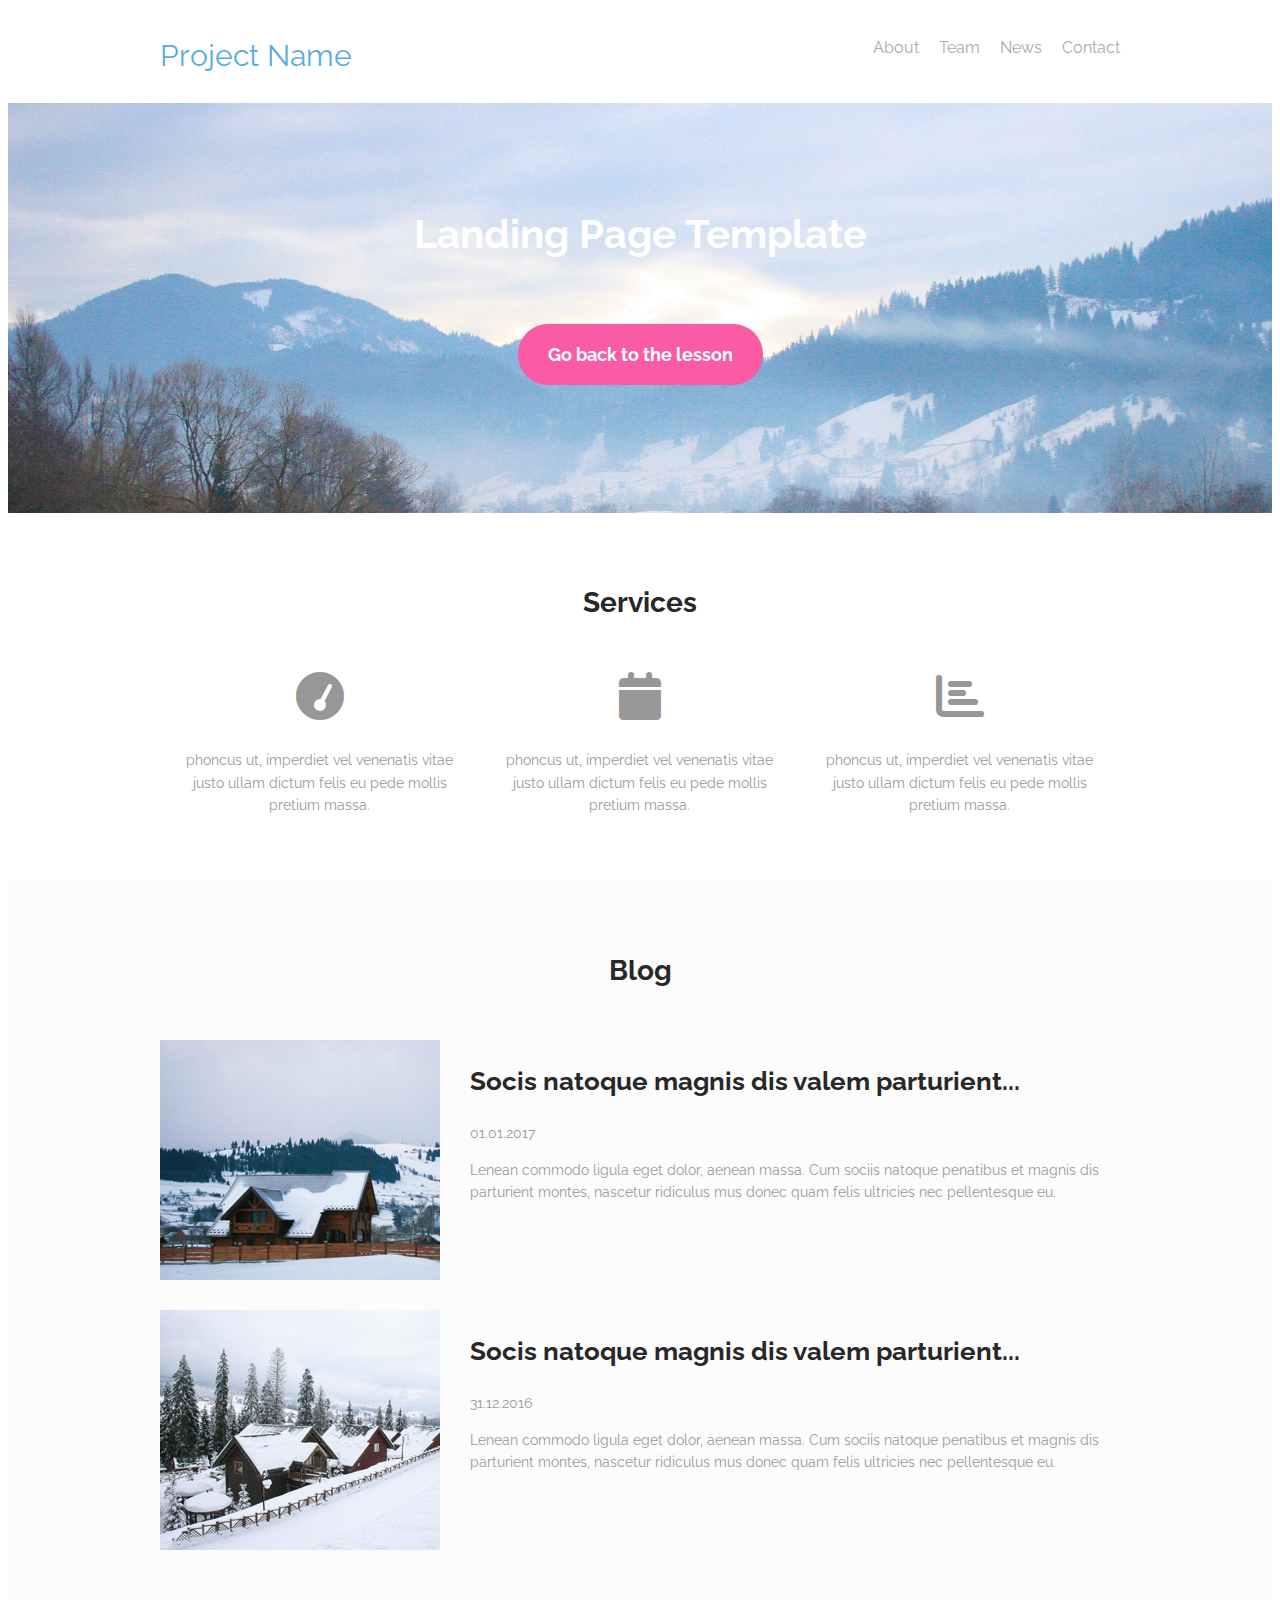
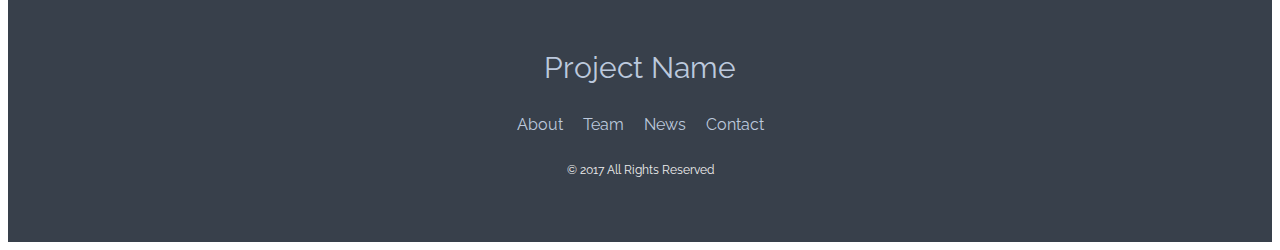
<file: home_work4/index.html>
<html lang="en">
  <head>
    <meta charset="UTF-8" />
    <meta http-equiv="X-UA-Compatible" content="IE=edge" />
    <meta name="viewport" content="width=device-width, initial-scale=1.0" />
    <link rel="stylesheet" href="style.css" />
    <link
      rel="stylesheet"
      href="https://cdnjs.cloudflare.com/ajax/libs/font-awesome/6.0.0-beta3/css/all.min.css"
    />
    <link
      href="https://fonts.googleapis.com/css?family=Raleway"
      rel="stylesheet"
    />
    <title>Document</title>
  </head>
  <body>
    <header>
      <div class="container">
        <div class="brand">Project Name</div>
        <nav>
          <ul class="menu">
            <li><a href="#">About</a></li>
            <li><a href="#">Team</a></li>
            <li><a href="#">News</a></li>
            <li><a href="#">Contact</a></li>
          </ul>
        </nav>
      </div>
    </header>

    <div class="jumbotron">
      <div class="container">
        <h1>Landing Page Template</h1>
        <a
          href="http://www.idg.net.ua/blog/uchebnik-css/ispolzovanie-css/praktika-delaem-landing-page"
          class="button"
          >Go back to the lesson</a
        >
      </div>
    </div>

    <div class="services">
      <div class="container">
        <h2>Services</h2>
        <div class="service">
          <i class="fa fa-tachometer fa-3x" aria-hidden="true"></i>
          <p>
            phoncus ut, imperdiet vel venenatis vitae justo ullam dictum felis
            eu pede mollis pretium massa.
          </p>
        </div>
        <div class="service">
          <i class="fa fa-calendar fa-3x" aria-hidden="true"></i>
          <p>
            phoncus ut, imperdiet vel venenatis vitae justo ullam dictum felis
            eu pede mollis pretium massa.
          </p>
        </div>
        <div class="service">
          <i class="fa fa-bar-chart fa-3x" aria-hidden="true"></i>
          <p>
            phoncus ut, imperdiet vel venenatis vitae justo ullam dictum felis
            eu pede mollis pretium massa.
          </p>
        </div>
      </div>
    </div>

    <div class="blog">
      <div class="container">
        <h2>Blog</h2>
        <div class="post">
          <img src="img1.jpg" alt="" />
          <h3>Socis natoque magnis dis valem parturient...</h3>
          <p class="date">01.01.2017</p>
          <p>
            Lenean commodo ligula eget dolor, aenean massa. Cum sociis natoque
            penatibus et magnis dis parturient montes, nascetur ridiculus mus
            donec quam felis ultricies nec pellentesque eu.
          </p>
        </div>
        <div class="post">
          <img src="img2.jpg" alt="" />
          <h3>Socis natoque magnis dis valem parturient...</h3>
          <p class="date">31.12.2016</p>
          <p>
            Lenean commodo ligula eget dolor, aenean massa. Cum sociis natoque
            penatibus et magnis dis parturient montes, nascetur ridiculus mus
            donec quam felis ultricies nec pellentesque eu.
          </p>
        </div>
      </div>
    </div>

    <footer>
      <div class="container">
        <div class="brand">Project Name</div>
        <nav>
          <ul class="menu">
            <li><a href="#">About</a></li>
            <li><a href="#">Team</a></li>
            <li><a href="#">News</a></li>
            <li><a href="#">Contact</a></li>
          </ul>
        </nav>
        <p class="copyright">© 2017 All Rights Reserved</p>
      </div>
    </footer>
  </body>
</html>
</file>
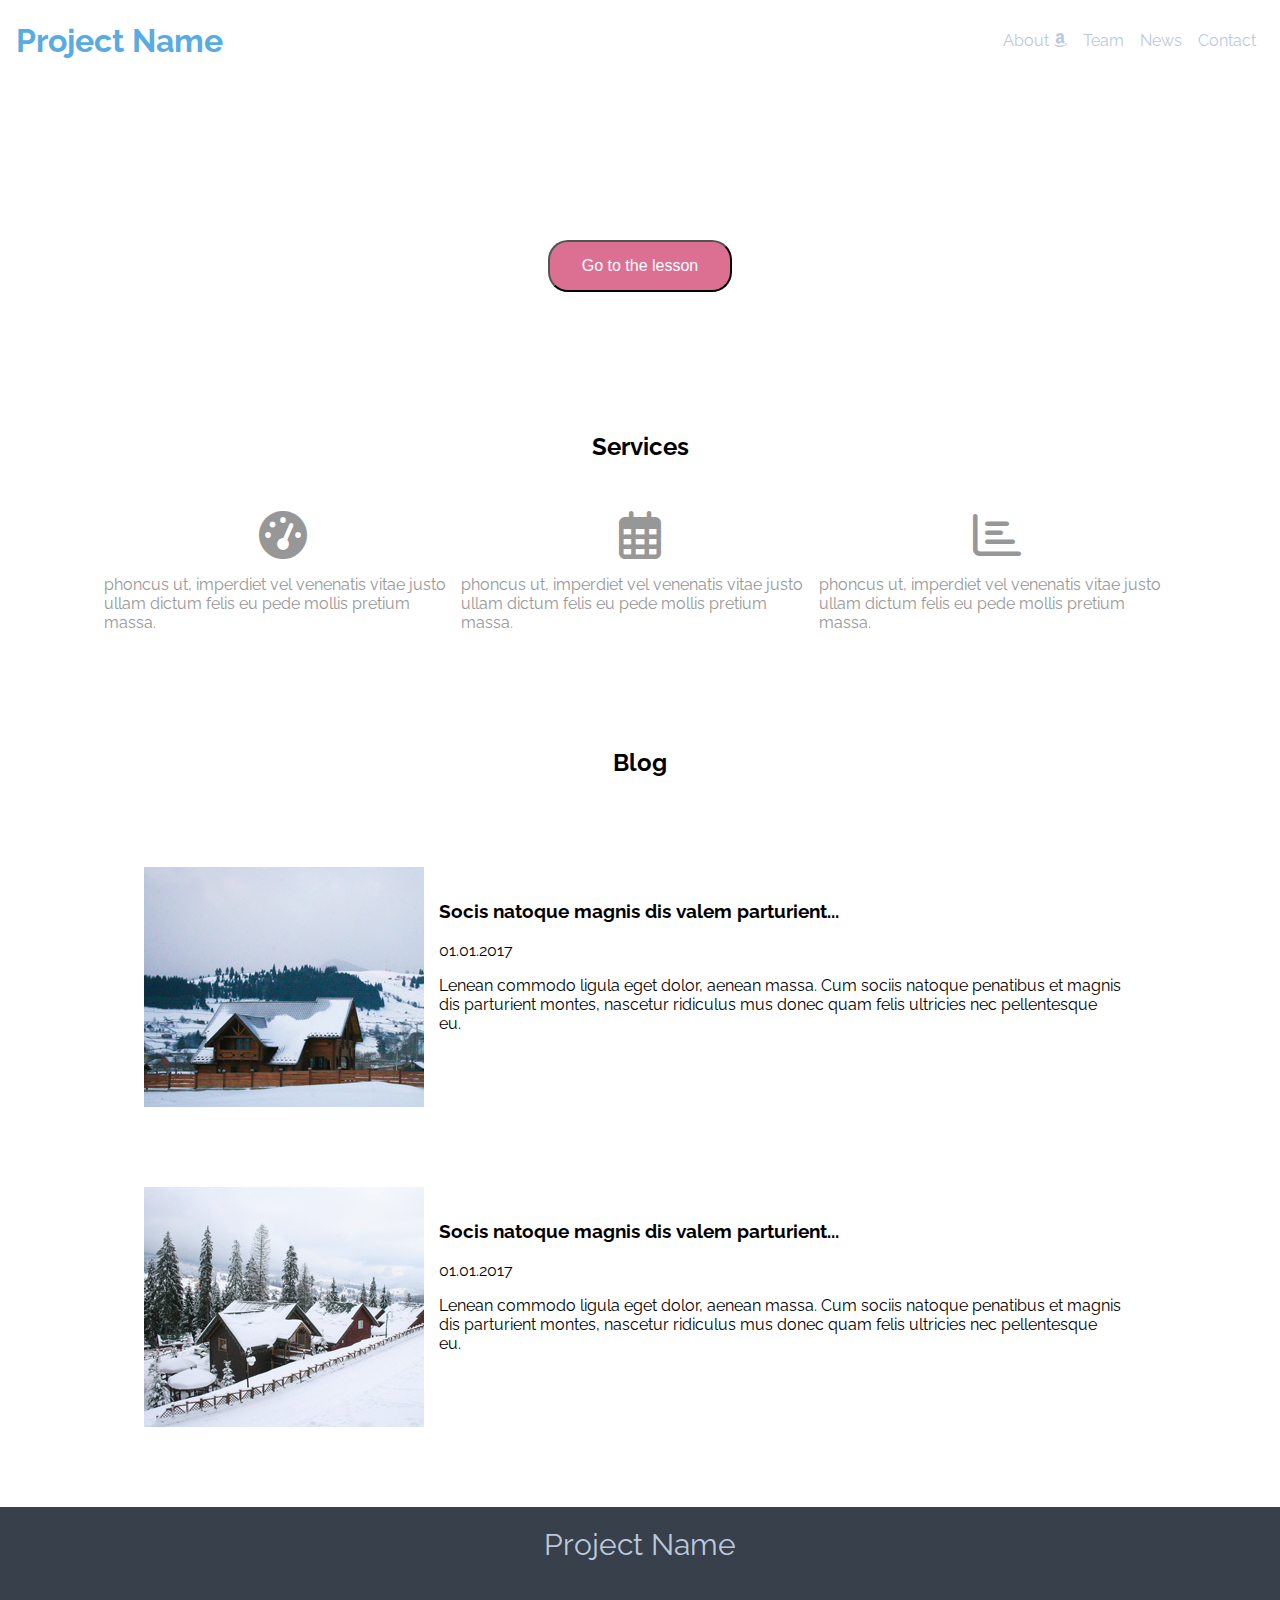
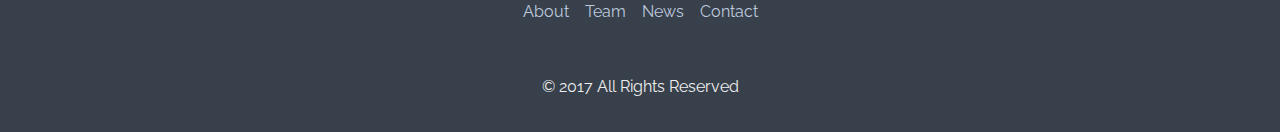
<file: homework4/index.html>
<!DOCTYPE html>
<html lang="en">
  <head>
    <meta charset="UTF-8" />
    <link rel="preconnect" href="https://fonts.googleapis.com" />
    <link rel="preconnect" href="https://fonts.gstatic.com" crossorigin />
    <link
      href="https://fonts.googleapis.com/css2?family=Raleway:wght@400;700&display=swap"
      rel="stylesheet"
    />
    <link
      rel="stylesheet"
      href="https://cdnjs.cloudflare.com/ajax/libs/font-awesome/6.0.0-beta3/css/all.min.css"
    />
    <link rel="stylesheet" href="style.css" />
    <link
      rel="stylesheet"
      href="https://cdnjs.cloudflare.com/ajax/libs/font-awesome/6.0.0-beta3/css/all.min.css"
    />
    <title>Document</title>
  </head>

  <body>
    <header>
      <div class="logo-container">
        <h1>Project Name</h1>
      </div>

      <nav>
        <ul>
          <li>
            <a href="#">About <i class="fab fa-amazon"></i></a>
          </li>
          <li>
            <a href="#">Team</a>
          </li>
          <li>
            <a href="#">News</a>
          </li>
          <li>
            <a href="#">Contact</a>
          </li>
        </ul>
      </nav>
    </header>
    <div class="jumbotron">
      <h1>Landing Page Template</h1>
      <button class="button">Go to the lesson</button>
    </div>
    <!--services-->
    <div class="services">
      <h2>Services</h2>
      <div class="f">
        <div class="s">
          <i class="fas fa-tachometer-alt"></i>
          <p>
            phoncus ut, imperdiet vel venenatis vitae justo ullam dictum felis
            eu pede mollis pretium massa.
          </p>
        </div>
        <div class="s">
          <i class="far fa-calendar-alt"></i>
          <p>
            phoncus ut, imperdiet vel venenatis vitae justo ullam dictum felis
            eu pede mollis pretium massa.
          </p>
        </div>
        <div class="s">
          <i class="far fa-chart-bar"></i>
          <p>
            phoncus ut, imperdiet vel venenatis vitae justo ullam dictum felis
            eu pede mollis pretium massa.
          </p>
        </div>
      </div>
    </div>
    <div class="blog">
      <h2>Blog</h2>
      <div class="post">
        <img src="img1.jpg" alt="" />
        <div class="post_content">
          <h3>Socis natoque magnis dis valem parturient...</h3>
          <p class="data">01.01.2017</p>
          <p class="text">
            Lenean commodo ligula eget dolor, aenean massa. Cum sociis natoque
            penatibus et magnis dis parturient montes, nascetur ridiculus mus
            donec quam felis ultricies nec pellentesque eu.
          </p>
        </div>
      </div>
      <div class="post">
        <img src="img2.jpg" alt="" />
        <div class="post_content">
          <h3>Socis natoque magnis dis valem parturient...</h3>
          <p class="data">01.01.2017</p>
          <p class="text">
            Lenean commodo ligula eget dolor, aenean massa. Cum sociis natoque
            penatibus et magnis dis parturient montes, nascetur ridiculus mus
            donec quam felis ultricies nec pellentesque eu.
          </p>
        </div>
      </div>
    </div>
    <footer>
      <div class="container">
        <div class="brand">Project Name</div>
        <nav>
          <ul class="menu">
            <li><a href="#">About</a></li>
            <li><a href="#">Team</a></li>
            <li><a href="#">News</a></li>
            <li><a href="#">Contact</a></li>
          </ul>
        </nav>
        <p class="copyright">© 2017 All Rights Reserved</p>
      </div>
    </footer>
  </body>
</html>
</file>
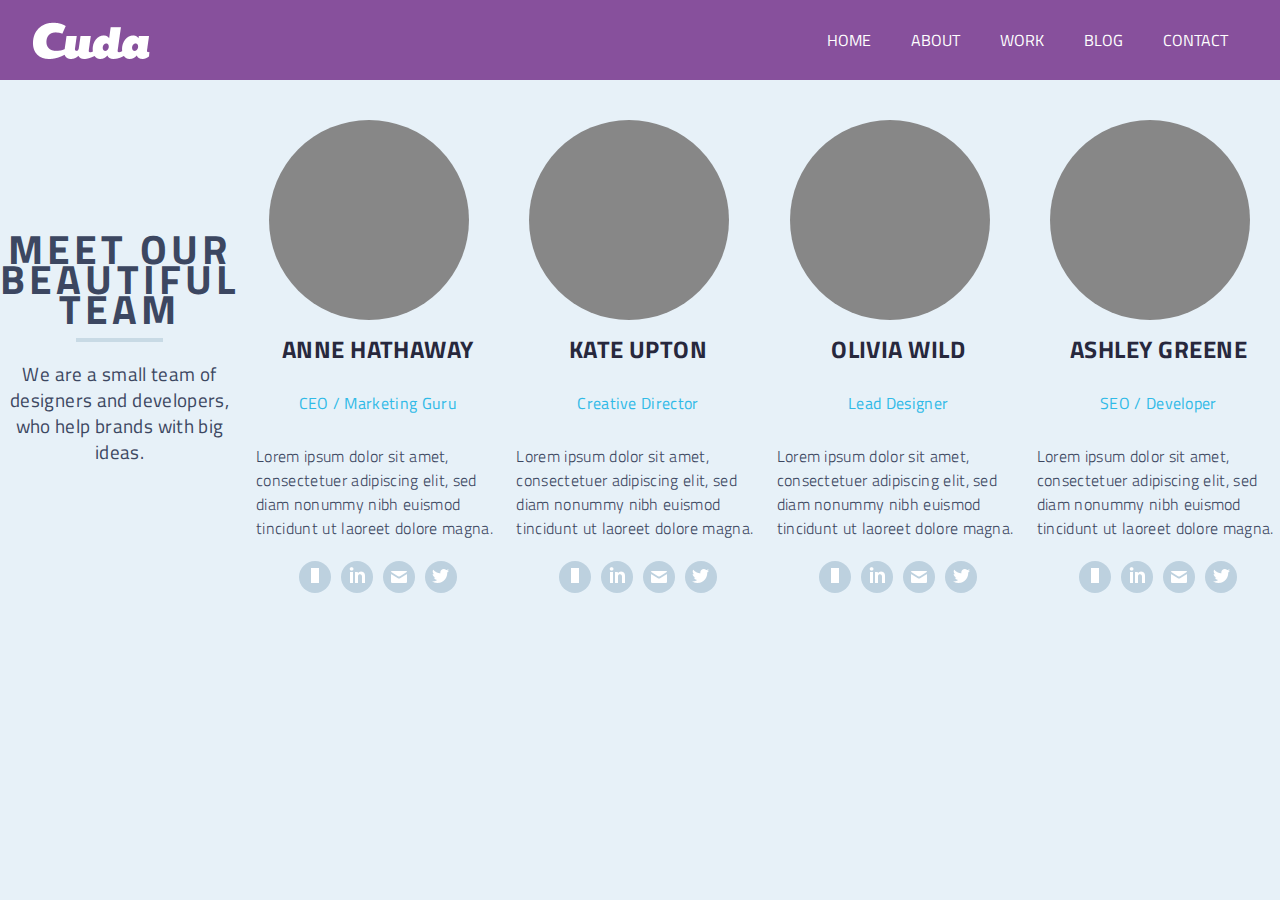
<file: lesson6/index.html>
<!DOCTYPE html>
<html lang="en">
  <head>
    <meta charset="UTF-8" />
    <link rel="preconnect" href="https://fonts.googleapis.com" />
    <link rel="preconnect" href="https://fonts.gstatic.com" crossorigin />
    <link
      href="https://fonts.googleapis.com/css2?family=Titillium+Web:wght@300;400;700&display=swap"
      rel="stylesheet"
    />
    <link rel="stylesheet" href="style.css" />
    <title>Cuda</title>
  </head>

  <body>
    <header class="header">
      <div class="logo-container">
        <img src="img/logo.png" alt="Logotype" />
      </div>

      <nav class="nav">
        <ul>
          <li><a href="#">Home</a></li>
          <li>
            <a href="#">About</a>
          </li>
          <li>
            <a href="#">Work</a>
          </li>
          <li>
            <a href="#">Blog</a>
          </li>
          <li>
            <a href="#">Contact</a>
          </li>
        </ul>
      </nav>
    </header>
    <div class="section">
      <div class="main_text">
        <h1>MEET OUR BEAUTIFUL TEAM</h1>
        <div class="mini"></div>
        <div class="text">
          <p>
            We are a small team of designers and developers, who help brands
            with big ideas.
          </p>
        </div>
      </div>
      <div class="cards">
        <div class="card1">
          <div class="circle"></div>
          <h2>ANNE HATHAWAY</h2>
          <p class="position">CEO / Marketing Guru</p>
          <p class="textcard">
            Lorem ipsum dolor sit amet, consectetuer adipiscing elit, sed diam
            nonummy nibh euismod tincidunt ut laoreet dolore magna.
          </p>
          <div class="container">
            <div class="minicircle">
              <div class="facebook">
                <img src="facebook_icon_623.jpg" alt="">
            </div>
        </div>
        <div class="minicircle">
          <div class="linkedin">
            <img src="linkedin_icon_625.png" alt="">
          </div>
        </div>
        <div class="minicircle">
          <div class="mail">
            <img src="mail_630.png" alt="">
          </div>
        </div>
        <div class="minicircle">
          <div class="twitter">
            <img src="twitter_629.png" alt="">
          </div>
        </div>
      </div>
      </div>
      <div class="card1">
        <div class="circle"></div>
        <h2>Kate Upton</h2>
        <p class="position">Creative Director</p>
        <p class="textcard">
          Lorem ipsum dolor sit amet, consectetuer adipiscing elit, sed diam
          nonummy nibh euismod tincidunt ut laoreet dolore magna.
        </p>
        <div class="container">
          <div class="minicircle">
            <div class="facebook">
              <img src="facebook_icon_623.jpg" alt="">
          </div>
      </div>
      <div class="minicircle">
        <div class="linkedin">
          <img src="linkedin_icon_625.png" alt="">
        </div>
      </div>
      <div class="minicircle">
        <div class="mail">
          <img src="mail_630.png" alt="">
        </div>
      </div>
      <div class="minicircle">
        <div class="twitter">
          <img src="twitter_629.png" alt="">
        </div>
      </div>
    </div>
    </div>
    <div class="card1">
      <div class="circle"></div>
      <h2>Olivia Wild</h2>
      <p class="position">Lead Designer</p>
      <p class="textcard">
        Lorem ipsum dolor sit amet, consectetuer adipiscing elit, sed diam
        nonummy nibh euismod tincidunt ut laoreet dolore magna.
      </p>
      <div class="container">
        <div class="minicircle">
          <div class="facebook">
            <img src="facebook_icon_623.jpg" alt="">
        </div>
    </div>
    <div class="minicircle">
      <div class="linkedin">
        <img src="linkedin_icon_625.png" alt="">
      </div>
    </div>
    <div class="minicircle">
      <div class="mail">
        <img src="mail_630.png" alt="">
      </div>
    </div>
    <div class="minicircle">
      <div class="twitter">
        <img src="twitter_629.png" alt="">
      </div>
    </div>
  </div>
  </div>
  <div class="card1">
    <div class="circle"></div>
    <h2>Ashley Greene</h2>
    <p class="position">SEO / Developer</p>
    <p class="textcard">
      Lorem ipsum dolor sit amet, consectetuer adipiscing elit, sed diam
      nonummy nibh euismod tincidunt ut laoreet dolore magna.
    </p>
    <div class="container">
      <div class="minicircle">
        <div class="facebook">
          <img src="facebook_icon_623.jpg" alt="">
      </div>
  </div>
  <div class="minicircle">
    <div class="linkedin">
      <img src="linkedin_icon_625.png" alt="">
    </div>
  </div>
  <div class="minicircle">
    <div class="mail">
      <img src="mail_630.png" alt="">
    </div>
  </div>
  <div class="minicircle">
    <div class="twitter">
      <img src="twitter_629.png" alt="">
    </div>
  </div>
</div>
</div>
    </div>
  </body>
</html>
</file>
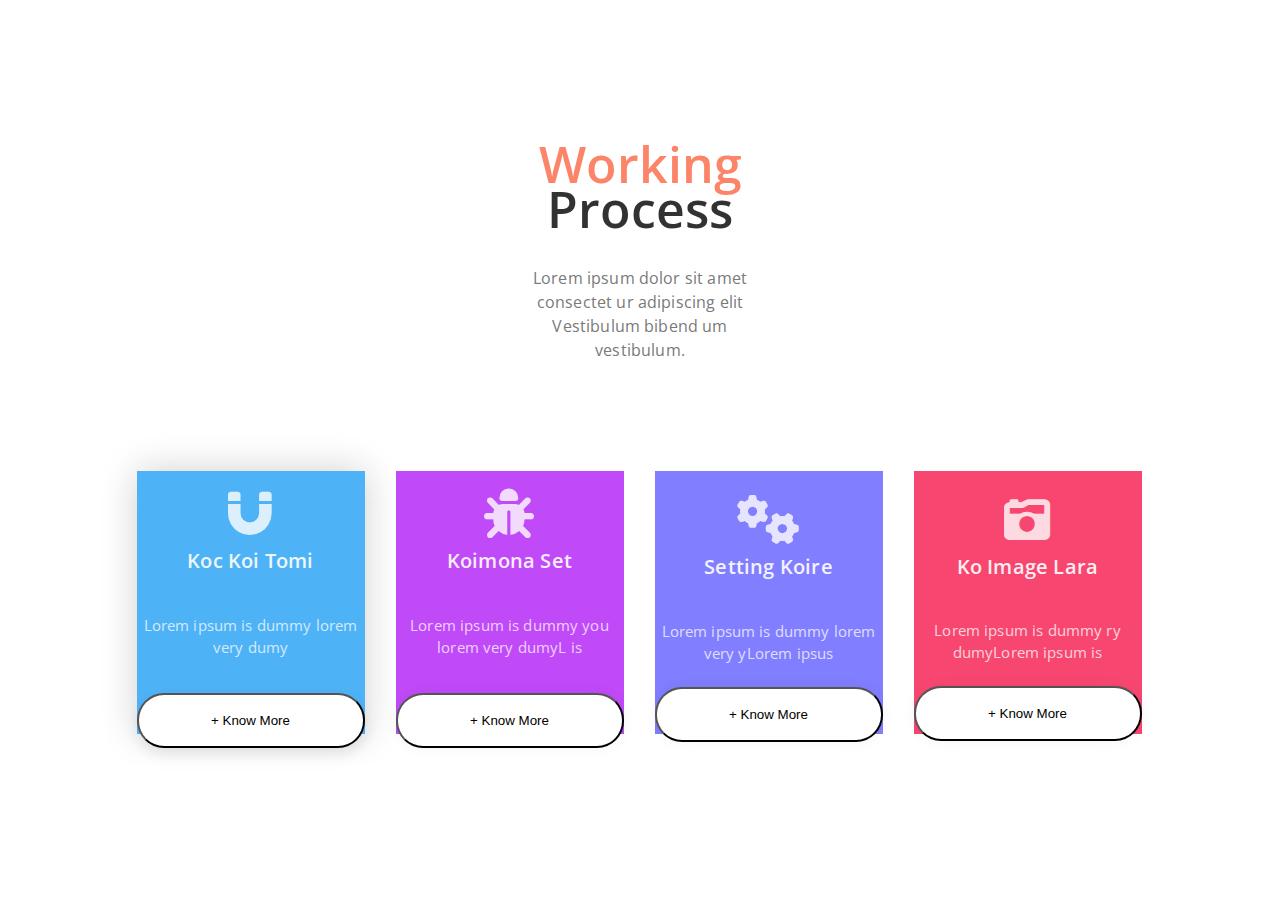
<file: lesson8/index.html>
<html lang="en">
  <head>
    <meta charset="UTF-8" />
    <meta http-equiv="X-UA-Compatible" content="IE=edge" />
    <meta name="viewport" content="width=device-width, initial-scale=1.0" />
    <link
      rel="stylesheet"
      href="https://cdnjs.cloudflare.com/ajax/libs/font-awesome/6.0.0/css/all.min.css"
      integrity="sha512-9usAa10IRO0HhonpyAIVpjrylPvoDwiPUiKdWk5t3PyolY1cOd4DSE0Ga+ri4AuTroPR5aQvXU9xC6qOPnzFeg=="
      crossorigin="anonymous"
      referrerpolicy="no-referrer"
    />
    <link rel="preconnect" href="https://fonts.googleapis.com" />
    <link rel="preconnect" href="https://fonts.gstatic.com" crossorigin />
    <link
      href="https://fonts.googleapis.com/css2?family=Open+Sans&display=swap"
      rel="stylesheet"
    />
    <link rel="preconnect" href="https://fonts.googleapis.com" />
    <link rel="preconnect" href="https://fonts.gstatic.com" crossorigin />
    <link
      href="https://fonts.googleapis.com/css2?family=Open+Sans:wght@400;600&display=swap"
      rel="stylesheet"
    />
    <link rel="stylesheet" href="style.css" />
    <title>Document</title>
  </head>
  <body>
    <div class="container">
      <h1><span>Working</span> Process</h1>
      <p>
        Lorem ipsum dolor sit amet consectet ur adipiscing elit Vestibulum
        bibend um vestibulum.
      </p>
    </div>
    <div class="containercards">
      <div class="card1">
        <i class="fa-solid fa-magnet"></i>
        <h2>Koc Koi Tomi</h2>
        <p>Lorem ipsum is dummy lorem very dumy</p>
        <div class="button"><button>+ Know More</button></div>
      </div>
      <div class="card2">
        <i class="fa-solid fa-bug"></i>
        <h2>Koimona Set</h2>
        <p>Lorem ipsum is dummy you lorem very dumyL is</p>
        <div class="button"><button>+ Know More</button></div>
      </div>
      <div class="card3">
        <i class="fa-solid fa-gears"></i>
        <h2>Setting Koire</h2>
        <p>Lorem ipsum is dummy lorem very yLorem ipsus</p>
        <div class="button"><button>+ Know More</button></div>
      </div>
      <div class="card4">
        <i class="fa-solid fa-camera-retro"></i>
        <h2>Ko Image Lara</h2>
        <p>Lorem ipsum is dummy ry dumyLorem ipsum is</p>
        <div class="button"><button>+ Know More</button></div>
      </div>
    </div>
  </body>
</html>
</file>
<file: home_work4/style.css>
body {
  font-family: Raleway, Arial, Helvetica, sans-serif;
}
p {
  font-size: 14px;
  color: #999;
  line-height: 1.6;
}
h1 {
  font-size: 40px;
  color: #fff;
}
h2 {
  font-size: 28px;
}
h3 {
  font-size: 26px;
}
h2,
h3 {
  color: #282828;
}
.container {
  width: 90%;
  max-width: 960px;
  margin-left: auto;
  margin-right: auto;
}
.brand {
  font-size: 30px;
}
.menu {
  padding-left: 0;
  margin-top: 0;
  margin-bottom: 0;
}
.menu li {
  float: left;
  font-size: 16px;
  list-style: none;
}
.menu li a {
  text-decoration: none;
}
img {
  display: block;
  max-width: 100%;
  height: auto;
}
header {
  background-color: #fff;
  padding-top: 30px;
}
header .brand {
  float: left;
  color: #59abe3;
  margin-bottom: 30px;
}
header .menu {
  float: right;
  margin-bottom: 30px;
}
header .menu li {
  padding-left: 20px;
}
header .menu li a {
  color: #aaa;
}
.jumbotron {
  background-image: url(jumbotron.jpg);
  background-size: cover;
  background-position: 0 0;
  background-repeat: no-repeat;
  padding-top: 80px;
  padding-bottom: 80px;
  min-height: 250px;
  text-align: center;
  clear: both;
}
.jumbotron .button {
  display: inline-block;
  color: #fff;
  text-decoration: none;
  font-weight: bold;
  font-size: 18px;
  margin-top: 40px;
  background-color: #fa5ba5;
  padding: 20px 30px;
  border-radius: 30px;
}
.services .service {
  width: 33.333333%;
  float: left;
  padding-left: 15px;
  padding-right: 15px;
  margin-top: 30px;
  margin-bottom: 50px;
  box-sizing: border-box;
}
.services {
  padding-top: 50px;
  text-align: center;
}
.services .fa {
  color: #979797;
  margin-bottom: 15px;
}
.blog {
  clear: both;
  padding-top: 50px;
  padding-bottom: 50px;
  background-color: #fcfcfc;
}
.blog h2 {
  text-align: center;
}
.blog .post {
  padding-top: 30px;
  display: inline-block;
  clear: both;
}
.blog .post img {
  float: left;
  margin-right: 30px;
}
footer {
  clear: both;
  padding-top: 50px;
  padding-bottom: 50px;
  text-align: center;
  background-color: #38404b;
}
footer .brand {
  color: #bcc9dd;
}
footer .menu li {
  padding-left: 10px;
  padding-right: 10px;
}
footer .menu li a {
  color: #bcc9dd;
}
footer .menu {
  display: inline-block;
  margin-top: 30px;
  margin-bottom: 15px;
}
footer .copyright {
  font-size: 12px;
  color: #eee;
}
@media (max-width: 575px) {
  .services .service {
    width: 100%;
    float: none;
  }
  .blog .post img {
    float: none;
    display: block;
    margin-right: auto;
    margin-left: auto;
  }
  .blog .post {
    max-width: 280px;
    margin-left: auto;
    margin-right: auto;
    display: block;
  }
}
</file>
<file: homework4/style.css>
* {
  box-sizing: border-box;
}

body {
  margin: 0;
  font-family: Raleway, sans-serif;
}

header {
  display: flex;
  justify-content: space-between;
  align-items: center;
  padding: 0 16px;
  height: 80px;
}

.logo-container h1 {
  color: #59abe3;
  margin: 0;
}

nav ul {
  display: flex;
  list-style: none;
  padding: 0;
  margin: 0;
}

nav li {
  margin: 0 8px;
}

nav a {
  text-decoration: none;
  color: #aaa;
}

nav a:hover {
  text-decoration: underline;
}
.jumbotron {
  display: flex;
  background-image: url(https://amidf.github.io/brunoyam-project/homeworks/lesson-9/img/jumbotron.jpg);
  background-size: cover;
  background-position: 0 0;
  background-repeat: no-repeat;
  padding-top: 80px;
  padding-bottom: 80px;
  min-height: 250px;
  text-align: center;
  clear: both;
  flex-direction: column;
  align-items: center;
  justify-content: center;
}
.c {
  width: 90%;
  max-width: 960px;
  margin-left: auto;
  margin-right: auto;
}
h1 {
  color: white;
}
.button {
  background-color: palevioletred;
  border-radius: 20px;
  color: white;
  padding: 15px 32px;
  text-align: center;
  text-decoration: none;
  font-size: 16px;
}
.s {
  display: flex;
  flex-direction: column;
  align-items: center;
  justify-content: center;
}
.f {
  display: flex;
  justify-content: center;
  color: #979797;
}
.fas,
.far {
  font-size: 3em;
}
.blog,
.services {
  padding: 40px;
}
.post {
  display: flex;
  padding: 40px;
}
h2 {
  text-align: center;
  margin-bottom: 50px;
}
.post_content {
  padding: 15px;
}
.blog,
.services {
  max-width: 90%;
  margin-left: 5%;
}
footer {
  background-color: #38404b;
}
.container {
  display: flex;
  flex-direction: column;
  justify-content: center;
  align-items: center;
}
.brand,
.menu,
.copyright {
  padding: 20px;
}
.brand,
.menu {
  color: #bcc9dd;
}
.brand {
  font-size: 30px;
}
footer.menu li a {
  color: #bcc9dd;
}
.copyright {
  color: #eee;
}
nav a {
  color: #bcc9dd;
}
</file>
<file: lesson6/style.css>
* {
  box-sizing: border-box;
}

body {
  margin: 0;
  font-family: "Titillium Web";
  display: flex;
  flex-direction: column;
  background-color: #e7f1f8;
}
header > div {
  max-width: 1440px;
  width: 100%;
  display: flex;
  margin: auto;
}
.header {
  display: flex;
  justify-content: space-between;
  align-items: center;
  height: 80px;
  background-color: #87509c;
  padding: 0 32px;
  width: 100%;
}
nav {
  flex: 1;
  margin-left: auto;
  max-width: 480px;
  align-self: center;
}
.nav ul {
  display: flex;
  list-style: none;
  padding: 0;
  margin: 0;
  margin-left: auto;
}

.nav li {
  margin: 0 4px;
}

.nav a {
  font-size: 16px;
  line-height: 18px;
  font-weight: 400;
  text-transform: uppercase;
  text-decoration: none;
  color: #ffffff;
  padding: 10px 16px;
  border-radius: 4px;
  transition: 0.3s background-color;
}

.nav a:hover {
  background-color: #643a79;
}
.section {
  background-color: #e7f1f8;
  display: flex;
  padding-bottom: 160px;
}
.section > div {
  max-width: 1440px;
  margin: auto;
}
h1 {
  font-size: 41.3px;
  line-height: 30px;
  font-weight: 700;
  letter-spacing: 0.1em;
  color: #3c4761;
  margin: 0;
  text-align: center;
  padding-top: 40px;
}
.mini {
  width: 87px;
  height: 4px;
  opacity: 0.74;
  background-color: #bdd1df;
  margin: 0 auto;
  margin-top: 14px;
}
.text p {
  font-size: 18.6px;
  line-height: 26px;
  font-weight: 400;
  letter-spacing: 0.02em;
  color: #3c4761;
  text-align: center;
}
.cards {
  display: flex;
  justify-content: center;
  padding-top: 40px;
}
.card1 {
  display: flex;
  flex-direction: column;
  align-items: center;
}

.circle {
  width: 200px;
  height: 200px;
  background-color: #878787;
  border-radius: 50%;
}
h2 {
  font-size: 24px;
  line-height: 18px;
  font-weight: 700;
  text-transform: uppercase;
  letter-spacing: 0.02em;
  color: #27283d;
  margin-left: 17px;
}
.position {
  font-size: 16px;
  line-height: 18px;
  font-weight: 400;
  letter-spacing: 0.02em;
  color: #30bae7;
  margin-left: 17px;
}
.textcard {
  font-size: 16px;
  line-height: 24px;
  font-weight: 300;
  letter-spacing: 0.02em;
  color: #3c4761;
  margin-left: 17px;
}
.minicircle {
  width: 32px;
  height: 32px;
  background-color: #bdd1df;
  border-radius: 50%;
  margin: 5px;
  display: flex;
}

.container {
  display: flex;
  margin-left: 17px;
}
.facebook,
.linkedin,
.mail,
.twitter {
  margin-top: auto;
  margin-bottom: auto;
  margin-left: auto;
  margin-right: auto;
  align-self: center;
}
</file>
<file: lesson8/style.css>
h1 {
  text-align: center;
  opacity: 0.8;
  font-family: "Open Sans";
  font-size: 50px;
  line-height: 45px;
  font-weight: 600;
  color: #000000;
}

h1 span {
  color: #fc6744;
}

p {
  text-align: center;
  opacity: 0.7;
  font-family: "Open Sans";
  font-size: 16px;
  line-height: 24px;
  font-weight: 400;
  letter-spacing: 0.01em;
  color: #414141;
}

.containercards {
  display: -webkit-box;
  display: -ms-flexbox;
  display: flex;
  margin-top: 109px;
  -webkit-box-pack: center;
      -ms-flex-pack: center;
          justify-content: center;
}

.card1 {
  width: 262px;
  height: 263px;
  background-color: #4eb2f7;
  -webkit-box-shadow: 0px 0px 35px 0px rgba(20, 20, 21, 0.2);
          box-shadow: 0px 0px 35px 0px rgba(20, 20, 21, 0.2);
  display: -webkit-box;
  display: -ms-flexbox;
  display: flex;
  -webkit-box-orient: vertical;
  -webkit-box-direction: normal;
      -ms-flex-direction: column;
          flex-direction: column;
  -webkit-box-pack: center;
      -ms-flex-pack: center;
          justify-content: center;
  -webkit-box-align: center;
      -ms-flex-align: center;
          align-items: center;
  margin-right: 31px;
  margin-left: 149px;
}

.card1 .fa-magnet {
  opacity: 0.8;
  font-size: 50px;
  line-height: 8px;
  letter-spacing: 0.01em;
  color: white;
  margin-top: 53px;
}

.card1 h2 {
  opacity: 0.9;
  font-family: "Open Sans";
  font-size: 20px;
  line-height: 42px;
  font-weight: 600;
  letter-spacing: 0.01em;
  color: #ffffff;
  margin-top: 23px;
}

.card1 p {
  opacity: 0.74;
  font-family: "Open Sans";
  font-size: 15px;
  line-height: 22px;
  font-weight: 400;
  letter-spacing: 0.01em;
  color: #ffffff;
  margin-bottom: 35px;
}

.card1 button {
  width: 228px;
  height: 55px;
  background-color: #ffffff;
  -webkit-box-shadow: 1px 6px 14px 0px rgba(20, 20, 21, 0.09);
          box-shadow: 1px 6px 14px 0px rgba(20, 20, 21, 0.09);
  border-radius: 27px;
}

.card1 button p {
  opacity: 0.8;
  font-family: "Open Sans";
  font-size: 16px;
  line-height: 25px;
  font-weight: 400;
  color: #000000;
}

.card2 {
  width: 262px;
  height: 263px;
  background-color: #c049f8;
  display: -webkit-box;
  display: -ms-flexbox;
  display: flex;
  -webkit-box-orient: vertical;
  -webkit-box-direction: normal;
      -ms-flex-direction: column;
          flex-direction: column;
  -webkit-box-pack: center;
      -ms-flex-pack: center;
          justify-content: center;
  -webkit-box-align: center;
      -ms-flex-align: center;
          align-items: center;
  margin-right: 31px;
}

.card2 .fa-bug {
  opacity: 0.8;
  font-size: 50px;
  line-height: 8px;
  letter-spacing: 0.01em;
  color: #ffffff;
  margin-top: 53px;
}

.card2 h2 {
  opacity: 0.9;
  font-family: "Open Sans";
  font-size: 20px;
  line-height: 42px;
  font-weight: 600;
  letter-spacing: 0.01em;
  color: #ffffff;
  margin-top: 23px;
}

.card2 p {
  opacity: 0.74;
  font-family: "Open Sans";
  font-size: 15px;
  line-height: 22px;
  font-weight: 400;
  letter-spacing: 0.01em;
  color: #ffffff;
}

.card2 .button {
  margin-top: 20px;
}

.card2 button {
  width: 228px;
  height: 55px;
  background-color: #ffffff;
  -webkit-box-shadow: 0px 0px 14px 0px rgba(20, 20, 21, 0.05);
          box-shadow: 0px 0px 14px 0px rgba(20, 20, 21, 0.05);
  border-radius: 27px;
}

.card2 button p {
  opacity: 0.8;
  font-family: "Open Sans";
  font-size: 16px;
  line-height: 25px;
  font-weight: 400;
  color: #000000;
}

.card3 {
  width: 262px;
  height: 263px;
  background-color: #817eff;
  display: -webkit-box;
  display: -ms-flexbox;
  display: flex;
  -webkit-box-orient: vertical;
  -webkit-box-direction: normal;
      -ms-flex-direction: column;
          flex-direction: column;
  -webkit-box-align: center;
      -ms-flex-align: center;
          align-items: center;
  -webkit-box-pack: center;
      -ms-flex-pack: center;
          justify-content: center;
  margin-right: 31px;
}

.card3 .fa-gears {
  opacity: 0.8;
  font-size: 50px;
  line-height: 8px;
  letter-spacing: 0.01em;
  color: #ffffff;
  margin-top: 53px;
}

.card3 h2 {
  opacity: 0.9;
  font-family: "Open Sans";
  font-size: 20px;
  line-height: 42px;
  font-weight: 600;
  letter-spacing: 0.01em;
  color: #ffffff;
  margin-top: 23px;
}

.card3 p {
  opacity: 0.74;
  font-family: "Open Sans";
  font-size: 15px;
  line-height: 22px;
  font-weight: 400;
  letter-spacing: 0.01em;
  color: #ffffff;
  margin-bottom: 23px;
}

.card3 button {
  width: 228px;
  height: 55px;
  background-color: #ffffff;
  -webkit-box-shadow: 0px 0px 14px 0px rgba(20, 20, 21, 0.05);
          box-shadow: 0px 0px 14px 0px rgba(20, 20, 21, 0.05);
  border-radius: 27px;
}

.card3 button p {
  opacity: 0.8;
  font-family: "Open Sans";
  font-size: 16px;
  line-height: 25px;
  font-weight: 400;
  color: #000000;
}

.card4 {
  width: 262px;
  height: 263px;
  background-color: #f74770;
  display: -webkit-box;
  display: -ms-flexbox;
  display: flex;
  -webkit-box-orient: vertical;
  -webkit-box-direction: normal;
      -ms-flex-direction: column;
          flex-direction: column;
  -webkit-box-pack: center;
      -ms-flex-pack: center;
          justify-content: center;
  -webkit-box-align: center;
      -ms-flex-align: center;
          align-items: center;
  margin-right: 151px;
}

.card4 .fa-camera-retro {
  opacity: 0.8;
  font-size: 46.4px;
  line-height: 7px;
  letter-spacing: 0.01em;
  color: #ffffff;
  margin-top: 53px;
}

.card4 h2 {
  opacity: 0.9;
  font-family: "Open Sans";
  font-size: 20px;
  line-height: 42px;
  font-weight: 600;
  letter-spacing: 0.01em;
  color: #ffffff;
  margin-top: 23px;
}

.card4 p {
  opacity: 0.74;
  font-family: "Open Sans";
  font-size: 15px;
  line-height: 22px;
  font-weight: 400;
  letter-spacing: 0.01em;
  color: #ffffff;
  margin-bottom: 23px;
}

.card4 button {
  width: 228px;
  height: 55px;
  background-color: #ffffff;
  -webkit-box-shadow: 0px 0px 14px 0px rgba(20, 20, 21, 0.05);
          box-shadow: 0px 0px 14px 0px rgba(20, 20, 21, 0.05);
  border-radius: 27px;
}

.card4 button p {
  opacity: 0.74;
  font-family: "Open Sans";
  font-size: 15px;
  line-height: 22px;
  font-weight: 400;
  letter-spacing: 0.01em;
  color: #ffffff;
}

.container {
  margin-top: 142px;
  margin-left: 521px;
  margin-right: 521px;
}
/*# sourceMappingURL=style.css.map */
</file>
